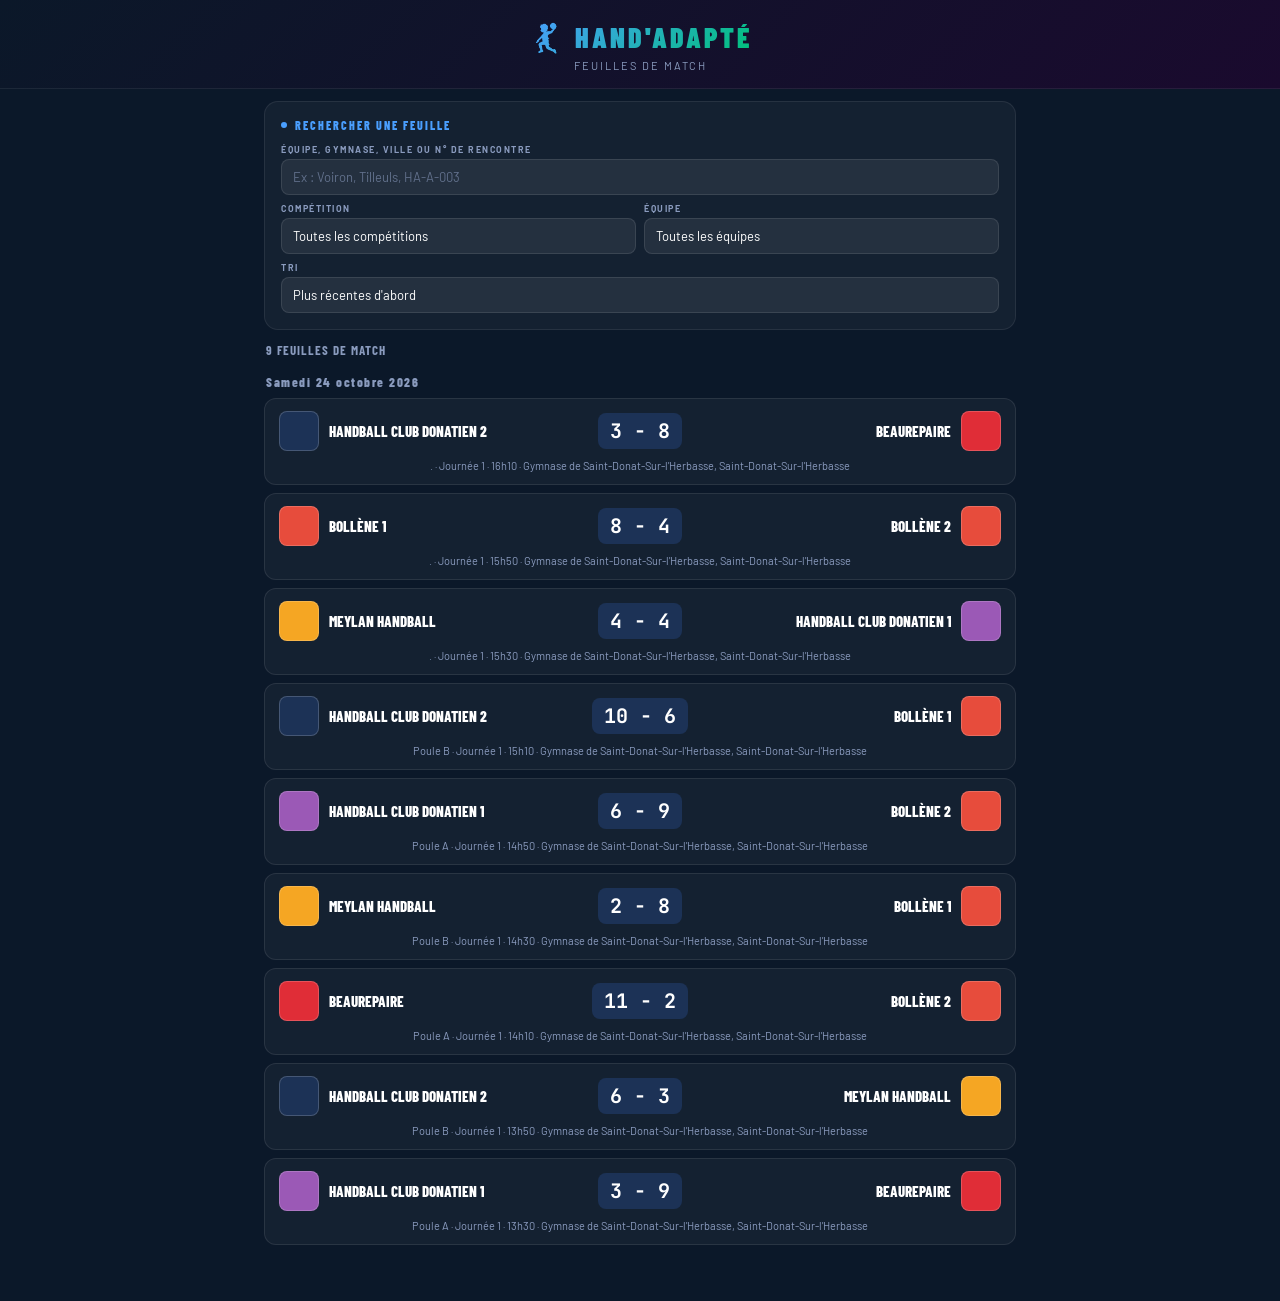
<file: index.html>
<!doctype html><html lang="fr"><head><meta charset="utf-8"><meta name="viewport" content="width=device-width,initial-scale=1">
<title>Feuilles de match — Hand'Adapté</title><link rel="preconnect" href="https://fonts.googleapis.com"><link href="https://fonts.googleapis.com/css2?family=Barlow+Condensed:wght@600;700;800;900&family=Barlow:wght@400;500;600&family=JetBrains+Mono:wght@700&display=swap" rel="stylesheet"><link rel="stylesheet" href="site.css?v=3"></head><body>
<header><a class="logo" href="index.html">🤾 Hand'Adapté</a><div class="sub">Feuilles de match</div></header>
<main>
<div class="card"><div class="title cyan">Rechercher une feuille</div><div class="filters">
<div class="full"><label for="q">Équipe, gymnase, ville ou n° de rencontre</label><input id="q" type="search" placeholder="Ex : Voiron, Tilleuls, HA-A-003"></div>
<div><label for="fc">Compétition</label><select id="fc"></select></div>
<div><label for="ft">Équipe</label><select id="ft"></select></div>
<div class="full"><label for="fo">Tri</label><select id="fo"><option value="desc">Plus récentes d'abord</option><option value="asc">Plus anciennes d'abord</option></select></div>
</div></div>
<div class="count" id="n" aria-live="polite"></div><div id="liste"></div>
</main>
<script src="data.js"></script>
<script>
const $=s=>document.querySelector(s),L0=window.MATCHS||[],COLORS=window.EQUIPES||{};
const e=s=>String(s??'').replace(/[&<>"]/g,c=>({'&':'&amp;','<':'&lt;','>':'&gt;','"':'&quot;'}[c]));
const home=m=>({...m.domicile,color:COLORS[m.domicile?.nom]||'#9A59B5'});
const away=m=>({...m.exterieur,color:COLORS[m.exterieur?.nom]||'#16b8c8'});
const scoreHome=m=>m.domicile?.score??'—',scoreAway=m=>m.exterieur?.score??'—';
const fd=d=>new Date(d+'T12:00').toLocaleDateString('fr-FR',{weekday:'long',day:'numeric',month:'long',year:'numeric'});
const opt=(f,a)=>'<option value="">'+f+'</option>'+a.map(x=>'<option>'+e(x)+'</option>').join('');
$('#fc').innerHTML=opt('Toutes les compétitions',[...new Set(L0.map(m=>m.competition).filter(Boolean))]);
$('#ft').innerHTML=opt('Toutes les équipes',[...new Set(L0.flatMap(m=>[home(m).nom,away(m).nom]).filter(Boolean))].sort((a,b)=>a.localeCompare(b,'fr')));
const card=m=>{const H=home(m),A=away(m);return `<a class="mcard" href="match.html?id=${encodeURIComponent(m.id)}">
<div class="side"><i class="badge" style="--c:${e(H.color)}" aria-hidden="true"></i><b>${e(H.nom)}</b></div>
<div class="sc">${e(scoreHome(m))} - ${e(scoreAway(m))}</div>
<div class="side away"><i class="badge" style="--c:${e(A.color)}" aria-hidden="true"></i><b>${e(A.nom)}</b></div>
<div class="mmeta">${[m.division,'Journée '+m.journee,(m.heure||'').replace(':','h'),[m.gymnase,m.ville].filter(Boolean).join(', ')].filter(Boolean).map(e).join(' · ')}</div></a>`};
function render(){
 const q=$('#q').value.trim().toLowerCase(),c=$('#fc').value,t=$('#ft').value,dir=$('#fo').value==='asc'?1:-1;
 const L=L0.filter(m=>{const H=home(m),A=away(m);return (!c||m.competition===c)&&(!t||H.nom===t||A.nom===t)&&(!q||[H.nom,A.nom,m.gymnase,m.ville,m.division,m.id].join(' ').toLowerCase().includes(q))})
 .sort((a,b)=>dir*((a.date||'')+(a.heure||'')).localeCompare((b.date||'')+(b.heure||'')));
 $('#n').textContent=L.length+' feuille'+(L.length>1?'s':'')+' de match';
 let h='',last='';L.forEach(m=>{if(m.date!==last){last=m.date;h+='<h2 class="day">'+fd(last)+'</h2>'}h+=card(m)});
 $('#liste').innerHTML=h||'<p class="empty">Aucune feuille ne correspond. Modifiez votre recherche ou les filtres.</p>';
}
document.addEventListener('input',render);document.addEventListener('change',render);render();
</script></body></html>
</file>
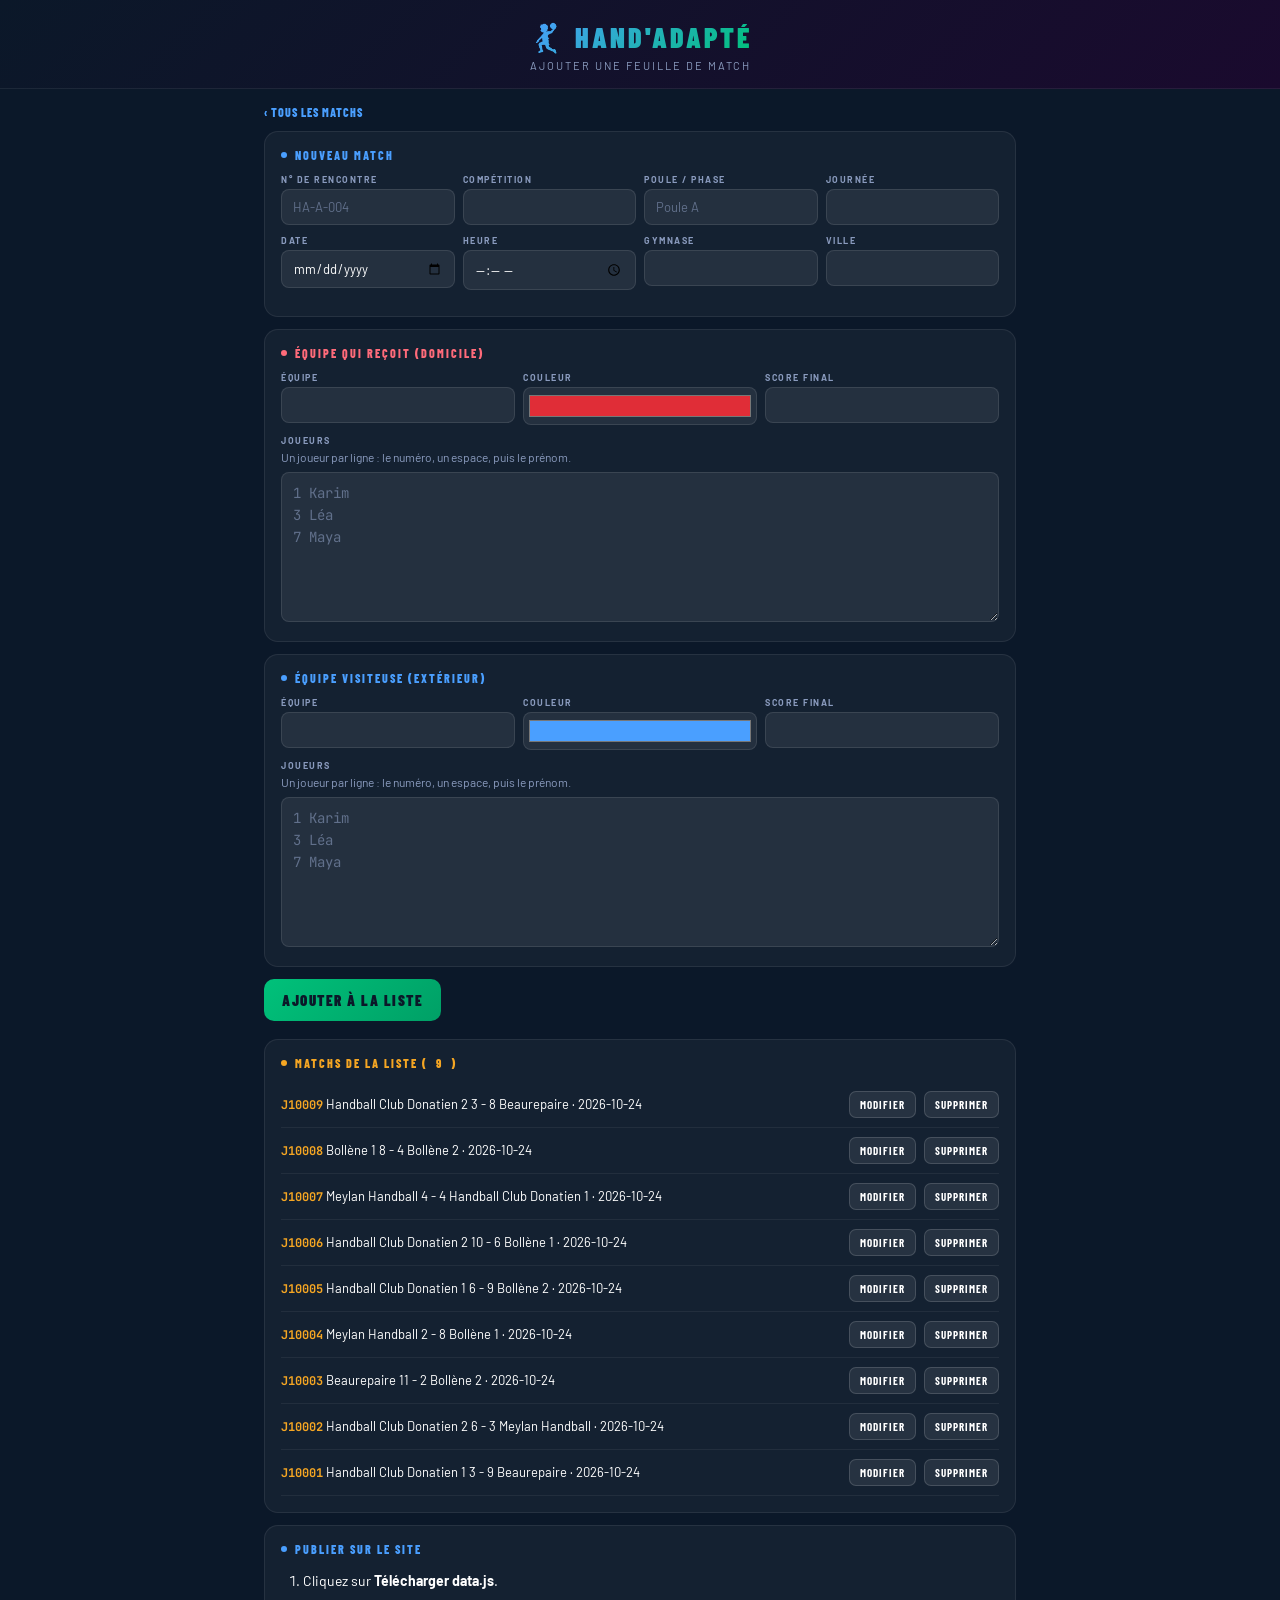
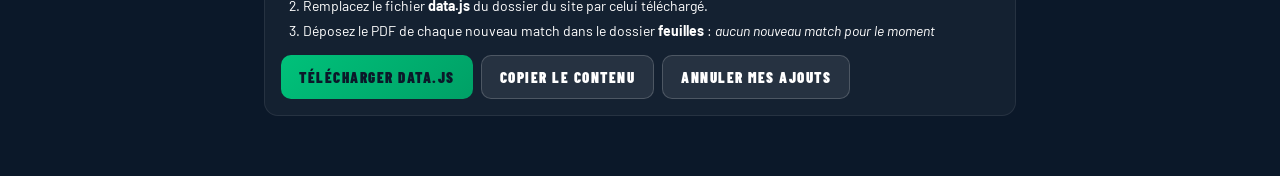
<file: ajouter.html>
<!doctype html><html lang="fr"><head><meta charset="utf-8"><meta name="viewport" content="width=device-width,initial-scale=1">
<title>Ajouter une feuille de match — Hand'Adapté</title>
<link rel="preconnect" href="https://fonts.googleapis.com"><link href="https://fonts.googleapis.com/css2?family=Barlow+Condensed:wght@600;700;800;900&family=Barlow:wght@400;500;600;700&family=JetBrains+Mono:wght@700&display=swap" rel="stylesheet"><link rel="stylesheet" href="site.css?v=3">
<style>
textarea{width:100%;min-height:150px;background:rgba(255,255,255,.07);border:1px solid rgba(255,255,255,.1);border-radius:8px;color:#fff;font:14px/1.6 'JetBrains Mono',monospace;padding:9px 11px;outline:none;resize:vertical}
textarea:focus{border-color:var(--cyan);background:rgba(74,159,255,.08)}
textarea::placeholder{color:rgba(138,155,190,.6)}
.g{display:grid;grid-template-columns:repeat(auto-fit,minmax(150px,1fr));gap:8px;margin-bottom:10px}
.row{display:flex;gap:8px;flex-wrap:wrap}
.act,.ghost{font:900 15px var(--fh);letter-spacing:1.5px;text-transform:uppercase;border-radius:10px;padding:12px 18px;cursor:pointer;border:0}
.act{background:linear-gradient(135deg,var(--green),#00a066);color:var(--blue)}
.ghost{background:rgba(255,255,255,.08);color:#fff;border:1px solid rgba(255,255,255,.18)}
.mini{font:700 11px var(--fh);letter-spacing:1px;text-transform:uppercase;padding:6px 10px;border-radius:7px;background:rgba(255,255,255,.08);color:#fff;border:1px solid rgba(255,255,255,.15);cursor:pointer}
.err{color:#ff6b7a;font-size:13px;margin:8px 0;line-height:1.5}
.okk{color:var(--green);font-size:13px;margin:8px 0;font-weight:600}
.li{display:flex;align-items:center;gap:8px;padding:9px 0;border-bottom:1px solid rgba(255,255,255,.06);font-size:13px;flex-wrap:wrap}
.li span{flex:1;min-width:200px}.li b{font-family:var(--fm);color:var(--gold);font-size:12px}
ol{padding-left:22px;line-height:1.8;font-size:14px;margin-bottom:12px}
ol li{display:list-item;padding:0;border:0;font-size:14px}
ol li b{font:700 14px 'Barlow',sans-serif;color:#fff}
#pdfs b{font:700 13px var(--fm);color:var(--gold)}
.hint{font-size:12px;color:var(--muted);margin:2px 0 8px}
</style></head><body>
<header><a class="logo" href="index.html">🤾 Hand'Adapté</a><div class="sub">Ajouter une feuille de match</div></header>
<main>
<a class="back" href="index.html">‹ Tous les matchs</a>
<div class="card"><div class="title cyan" id="ft">Nouveau match</div>
 <div class="g">
  <div><label for="f-id">N° de rencontre</label><input id="f-id" placeholder="HA-A-004" autocomplete="off"></div>
  <div><label for="f-comp">Compétition</label><input id="f-comp" list="dl-competition" autocomplete="off"></div>
  <div><label for="f-div">Poule / phase</label><input id="f-div" list="dl-division" placeholder="Poule A" autocomplete="off"></div>
  <div><label for="f-jour">Journée</label><input id="f-jour" type="number" min="1" inputmode="numeric"></div>
 </div>
 <div class="g">
  <div><label for="f-date">Date</label><input id="f-date" type="date"></div>
  <div><label for="f-heure">Heure</label><input id="f-heure" type="time"></div>
  <div><label for="f-gym">Gymnase</label><input id="f-gym" list="dl-gymnase" autocomplete="off"></div>
  <div><label for="f-ville">Ville</label><input id="f-ville" list="dl-ville" autocomplete="off"></div>
 </div></div>
<div id="eqs"></div>
<div class="err" id="err" role="alert"></div><div class="okk" id="ok" role="status"></div>
<div class="row" style="margin-bottom:18px"><button class="act" id="bAdd">Ajouter à la liste</button><button class="ghost" id="bCancel" hidden>Annuler la modification</button></div>

<div class="card"><div class="title gold" style="color:var(--gold)">Matchs de la liste (<span id="nb">0</span>)</div><div id="liste"></div></div>

<div class="card"><div class="title cyan">Publier sur le site</div>
 <ol><li>Cliquez sur <b>Télécharger data.js</b>.</li><li>Remplacez le fichier <b>data.js</b> du dossier du site par celui téléchargé.</li><li>Déposez le PDF de chaque nouveau match dans le dossier <b>feuilles</b> : <span id="pdfs"></span></li></ol>
 <div class="row"><button class="act" id="bDl">Télécharger data.js</button><button class="ghost" id="bCp">Copier le contenu</button><button class="ghost" id="bRz">Annuler mes ajouts</button></div></div>
<div id="dl"></div>
</main>
<script src="data.js"></script>
<script>
const $=s=>document.querySelector(s);
const e=s=>String(s??'').replace(/[&<>"]/g,c=>({'&':'&amp;','<':'&lt;','>':'&gt;','"':'&quot;'}[c]));
const q=JSON.stringify;
const HEADER=`/* Fichier généré par ajouter.html (modifiable aussi à la main).
   EQUIPES : une couleur par équipe.
   MATCHS  : un bloc par match. Joueurs : un par ligne, « numéro prénom ».
   Le PDF d'un match doit s'appeler feuilles/<id>.pdf. Les données ci-dessous sont des exemples fictifs. */
`;
const eqb=t=>`{nom:${q(t.nom)},score:${t.score},joueurs:\`${t.joueurs}\`}`;
const bloc=m=>` {id:${q(m.id)},competition:${q(m.competition)},division:${q(m.division)},journee:${m.journee},date:${q(m.date)},heure:${q(m.heure)},gymnase:${q(m.gymnase)},ville:${q(m.ville)},\n  domicile:${eqb(m.domicile)},\n  exterieur:${eqb(m.exterieur)}}`;
function toDataJs(eq,ms){
 const used=new Set(ms.flatMap(m=>[m.domicile.nom,m.exterieur.nom]));
 const lines=Object.entries(eq).filter(([n])=>used.has(n)).map(([n,c])=>` ${q(n)}:${q(c)}`);
 const sorted=[...ms].sort((a,b)=>(a.date+a.heure).localeCompare(b.date+b.heure));
 return HEADER+'window.EQUIPES={\n'+lines.join(',\n')+'\n};\n\nwindow.MATCHS=[\n'+sorted.map(bloc).join(',\n')+'\n];\n';
}
const BASE=JSON.stringify([window.EQUIPES||{},window.MATCHS||[]]),KEY='hand-adapte-brouillon';
let EQ={...(window.EQUIPES||{})},LIST=JSON.parse(JSON.stringify(window.MATCHS||[])),NEW=new Set(),EDIT=null;
try{const s=JSON.parse(localStorage.getItem(KEY)||'null');if(s&&s.base===BASE){EQ=s.eq;LIST=s.list;NEW=new Set(s.neuf)}}catch(x){}
const save=()=>{try{localStorage.setItem(KEY,JSON.stringify({base:BASE,eq:EQ,list:LIST,neuf:[...NEW]}))}catch(x){}};
const lignes=s=>String(s||'').split(/\r?\n/).map(x=>x.trim()).filter(Boolean);
function lireJoueurs(s){const ok=[],bad=[],dup=[],seen={};
 lignes(s).forEach(l=>{const m=l.match(/^(\d{1,3})\s+(.+)$/);if(!m){bad.push(l);return}
  const nom=m[2].replace(/[`\\]|\$\{/g,'').trim();if(seen[m[1]]){dup.push(m[1]);return}seen[m[1]]=1;ok.push(m[1]+' '+nom)});
 return {ok,bad,dup}}
const bloc2=(k,t)=>`<div class="card"><div class="title" style="color:${k==='d'?'#ff6b7a':'var(--cyan)'}">${t}</div>
<div class="g"><div><label for="${k}-nom">Équipe</label><input id="${k}-nom" list="dl-eq" autocomplete="off"></div>
<div><label for="${k}-col">Couleur</label><input id="${k}-col" type="color" value="${k==='d'?'#E02D37':'#4A9FFF'}" style="height:38px;padding:3px"></div>
<div><label for="${k}-sc">Score final</label><input id="${k}-sc" type="number" min="0" inputmode="numeric"></div></div>
<label for="${k}-jo">Joueurs</label><div class="hint">Un joueur par ligne : le numéro, un espace, puis le prénom.</div>
<textarea id="${k}-jo" placeholder="1 Karim&#10;3 Léa&#10;7 Maya"></textarea></div>`;
$('#eqs').innerHTML=bloc2('d','Équipe qui reçoit (domicile)')+bloc2('x','Équipe visiteuse (extérieur)')+'<div id="dls"></div>';
function listes(){const u=k=>[...new Set(LIST.map(m=>m[k]))].map(v=>`<option value="${e(v)}">`).join('');
 $('#dls').innerHTML=['competition','division','gymnase','ville'].map(k=>`<datalist id="dl-${k}">${u(k)}</datalist>`).join('')+`<datalist id="dl-eq">${Object.keys(EQ).map(v=>`<option value="${e(v)}">`).join('')}</datalist>`}
function dernier(nom){const l=[...LIST].filter(m=>m.domicile.nom===nom||m.exterieur.nom===nom).sort((a,b)=>b.date.localeCompare(a.date))[0];
 return l?(l.domicile.nom===nom?l.domicile:l.exterieur).joueurs:''}
['d','x'].forEach(k=>$('#'+k+'-nom').addEventListener('change',()=>{const n=$('#'+k+'-nom').value.trim();
 if(EQ[n])$('#'+k+'-col').value=EQ[n];if(!$('#'+k+'-jo').value.trim())$('#'+k+'-jo').value=dernier(n)}));
function rendu(){listes();$('#nb').textContent=LIST.length;
 $('#liste').innerHTML=[...LIST].sort((a,b)=>(b.date+b.heure).localeCompare(a.date+a.heure)).map(m=>`<div class="li"><span><b>${e(m.id)}</b> ${e(m.domicile.nom)} ${m.domicile.score} - ${m.exterieur.score} ${e(m.exterieur.nom)} · ${e(m.date)}</span>
 <button class="mini" data-m="${e(m.id)}">Modifier</button><button class="mini" data-s="${e(m.id)}">Supprimer</button></div>`).join('')||'<p class="empty">Aucun match pour le moment.</p>';
 $('#pdfs').innerHTML=NEW.size?[...NEW].map(i=>`<b>${e(i)}.pdf</b>`).join(', '):'<i>aucun nouveau match pour le moment</i>'}
function charger(id){const m=LIST.find(x=>x.id===id);if(!m)return;EDIT=id;
 const set=(k,v)=>$('#'+k).value=v;set('f-id',m.id);set('f-comp',m.competition);set('f-div',m.division);set('f-jour',m.journee);set('f-date',m.date);set('f-heure',m.heure);set('f-gym',m.gymnase);set('f-ville',m.ville);
 [['d','domicile'],['x','exterieur']].forEach(([k,c])=>{set(k+'-nom',m[c].nom);set(k+'-col',EQ[m[c].nom]||'#8A9BBE');set(k+'-sc',m[c].score);set(k+'-jo',m[c].joueurs)});
 $('#ft').textContent='Modifier '+id;$('#bAdd').textContent='Enregistrer les modifications';$('#bCancel').hidden=false;scrollTo({top:0,behavior:'smooth'})}
function fin(){EDIT=null;$('#ft').textContent='Nouveau match';$('#bAdd').textContent='Ajouter à la liste';$('#bCancel').hidden=true;
 ['f-id','d-nom','d-sc','d-jo','x-nom','x-sc','x-jo'].forEach(k=>$('#'+k).value='')}
function ajouter(){
 const v=k=>$('#'+k).value.trim(),err=[];$('#ok').textContent='';
 const m={id:v('f-id'),competition:v('f-comp'),division:v('f-div'),journee:parseInt(v('f-jour')),date:v('f-date'),heure:v('f-heure'),gymnase:v('f-gym'),ville:v('f-ville')};
 if(!/^[A-Za-z0-9_-]+$/.test(m.id))err.push('N° de rencontre : lettres, chiffres, - ou _ uniquement (ex. HA-A-004).');
 else if(LIST.some(x=>x.id===m.id&&x.id!==EDIT))err.push('Ce n° de rencontre existe déjà.');
 [['competition','Compétition'],['division','Poule / phase'],['date','Date'],['heure','Heure'],['gymnase','Gymnase'],['ville','Ville']].forEach(([k,n])=>{if(!m[k])err.push(n+' : à renseigner.')});
 if(!(m.journee>=1))err.push('Journée : un nombre à partir de 1.');
 const cols={};
 [['d','domicile','Domicile'],['x','exterieur','Extérieur']].forEach(([k,c,n])=>{
  const nom=v(k+'-nom'),sc=v(k+'-sc'),jo=lireJoueurs($('#'+k+'-jo').value);
  if(!nom)err.push(n+' : nom de l\'équipe à renseigner.');
  if(!/^\d+$/.test(sc))err.push(n+' : score final à renseigner.');
  if(!jo.ok.length)err.push(n+' : ajoutez au moins un joueur.');
  jo.bad.forEach(l=>err.push(`${n} : la ligne « ${l} » doit commencer par le numéro (ex. 7 Maya).`));
  jo.dup.forEach(nu=>err.push(`${n} : le numéro ${nu} est en double.`));
  m[c]={nom,score:+sc,joueurs:jo.ok.join('\n')};cols[nom]=$('#'+k+'-col').value});
 if(m.domicile.nom&&m.domicile.nom===m.exterieur.nom)err.push('Les deux équipes ont le même nom.');
 $('#err').innerHTML=err.map(x=>'<div>• '+e(x)+'</div>').join('');
 if(err.length)return;
 Object.assign(EQ,cols);
 const i=LIST.findIndex(x=>x.id===EDIT);if(i>=0){LIST[i]=m;NEW.delete(EDIT);}else LIST.push(m);NEW.add(m.id);
 const msg=(EDIT?'Modifications enregistrées pour ':'Match ajouté : ')+m.id+'.';fin();save();rendu();$('#ok').textContent=msg}
$('#bAdd').onclick=ajouter;$('#bCancel').onclick=()=>{fin();$('#err').textContent=''};
$('#liste').onclick=ev=>{const b=ev.target.closest('button');if(!b)return;
 if(b.dataset.m)charger(b.dataset.m);
 if(b.dataset.s&&confirm('Supprimer le match '+b.dataset.s+' de la liste ?')){LIST=LIST.filter(x=>x.id!==b.dataset.s);NEW.delete(b.dataset.s);save();rendu()}};
$('#bDl').onclick=()=>{const a=document.createElement('a');a.href=URL.createObjectURL(new Blob([toDataJs(EQ,LIST)],{type:'text/javascript'}));a.download='data.js';a.click();setTimeout(()=>URL.revokeObjectURL(a.href),1000)};
$('#bCp').onclick=async()=>{try{await navigator.clipboard.writeText(toDataJs(EQ,LIST));$('#ok').textContent='Contenu copié : collez-le dans data.js.'}catch(x){$('#err').textContent='Copie impossible : utilisez le bouton Télécharger.'}};
$('#bRz').onclick=()=>{if(confirm('Annuler tous les ajouts et revenir au data.js actuel ?')){try{localStorage.removeItem(KEY)}catch(x){}location.reload()}};
rendu();
</script></body></html>
</file>
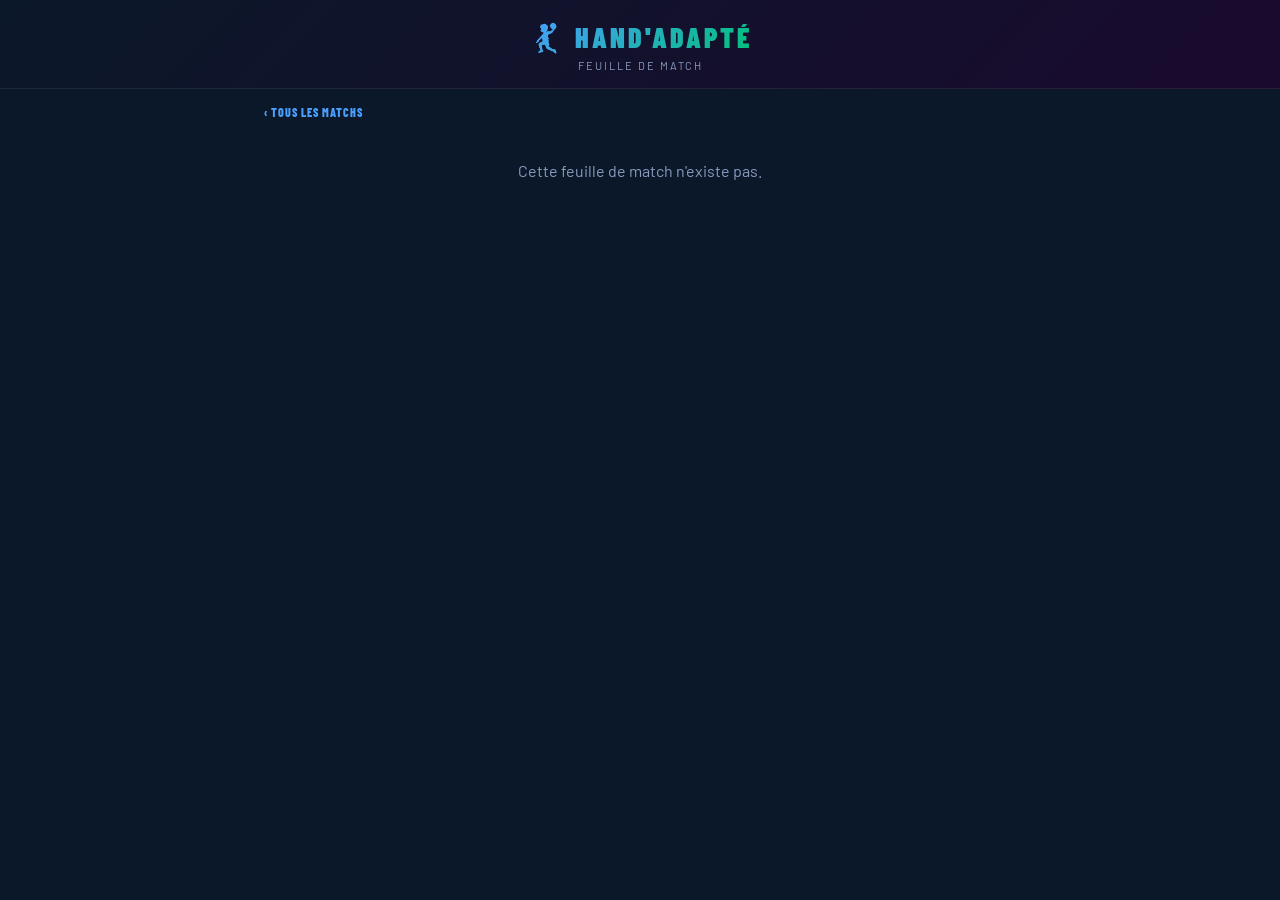
<file: match.html>
<!doctype html><html lang="fr"><head><meta charset="utf-8"><meta name="viewport" content="width=device-width,initial-scale=1">
<title>Feuille de match — Hand'Adapté</title>
<link rel="preconnect" href="https://fonts.googleapis.com"><link href="https://fonts.googleapis.com/css2?family=Barlow+Condensed:wght@600;700;800;900&family=Barlow:wght@400;500;600;700&family=JetBrains+Mono:wght@700&display=swap" rel="stylesheet"><link rel="stylesheet" href="site.css?v=3"></head><body>
<header><a class="logo" href="index.html">🤾 Hand'Adapté</a><div class="sub">Feuille de match</div></header>
<main id="page"></main>
<script src="data.js"></script>
<script>
const id=new URLSearchParams(location.search).get('id'),m=(window.MATCHS||[]).find(x=>x.id===id),P=document.getElementById('page'),COLORS=window.EQUIPES||{};
const e=s=>String(s??'').replace(/[&<>"]/g,c=>({'&':'&amp;','<':'&lt;','>':'&gt;','"':'&quot;'}[c]));
const team=(raw,fallback)=>({nom:raw?.nom||'Équipe inconnue',score:raw?.score??'—',color:COLORS[raw?.nom]||fallback,joueurs:String(raw?.joueurs||'').split(/\r?\n/).map(l=>l.trim()).filter(Boolean).map(l=>{const match=l.match(/^(\S+)\s*(.*)$/);return match?[match[1],match[2]]:['',l]})});
if(!m){P.innerHTML='<a class="back" href="index.html">‹ Tous les matchs</a><p class="empty">Cette feuille de match n\'existe pas.</p>'}
else{
 const H=team(m.domicile,'#9A59B5'),A=team(m.exterieur,'#16b8c8'),dt=new Date(m.date+'T12:00');
 const dl=dt.toLocaleDateString('fr-FR',{weekday:'long',day:'numeric',month:'long',year:'numeric'});
 document.title=H.nom+' '+H.score+' - '+A.score+' '+A.nom+' · Hand\'Adapté';
 const side=(t,cls,tag)=>`<div class="tside ${cls}"><i class="badge" style="--c:${e(t.color)}" aria-hidden="true"></i><div><div class="tg">${tag}</div><div class="tname">${e(t.nom)}</div></div></div>`;
 const list=(t,c)=>`<section class="card"><div class="title" style="color:${c}">${e(t.nom)}</div><ul>${t.joueurs.map(j=>'<li><b>'+e(j[0])+'</b>'+e(j[1])+'</li>').join('')}</ul></section>`;
 const pdf=m.pdf||('feuilles/'+encodeURIComponent(m.id)+'.pdf');
 P.innerHTML=`<a class="back" href="index.html">‹ Tous les matchs</a>
 <div class="hdr">
  <div class="hdr-top">
   <div class="brand"><img src="images2.jfif" alt="Ligue AURA FFSA" onerror="this.remove()"><i></i><img src="logo-AURA-mobile.png" alt="Ligue AURA" onerror="this.remove()"></div>
   <div class="titles"><div class="eyebrow">Feuille de match</div><h1 class="doc-title">${e(H.nom)} / ${e(A.nom)}</h1>
    <div class="doc-comp">${[m.competition,m.division,'Journée '+m.journee].filter(Boolean).map(e).join(' — ')}</div></div>
   <div class="ids"><div>Code Renc : <strong>${e(m.id)}</strong></div><div>Date : <strong>${e(dt.toLocaleDateString('fr-FR'))}</strong></div></div>
  </div>
  <div class="hero">
   ${side(H,'','Club recevant')}
   <div class="sblock"><div class="scores" aria-label="Score final : ${e(H.score)} à ${e(A.score)}">
    <div class="sbox ${Number(H.score)>Number(A.score)?'win':''}" style="--c:${e(H.color)}">${e(H.score)}</div><div class="ssep">:</div>
    <div class="sbox ${Number(A.score)>Number(H.score)?'win':''}" style="--c:${e(A.color)}">${e(A.score)}</div></div><div class="slabel">Score final</div></div>
   ${side(A,'away','Club visiteur')}
  </div>
  <div class="band">
   <div class="cell"><div class="ico">📅</div><div><div class="k">Date &amp; heure</div><div class="v">${e(dl.charAt(0).toUpperCase()+dl.slice(1))} à ${e((m.heure||'').replace(':','h'))}</div></div></div>
   <div class="cell"><div class="ico">🏟️</div><div><div class="k">Gymnase</div><div class="v">${e(m.gymnase)}<small>${e(m.ville)}</small></div></div></div>
  </div>
 </div>
 <div class="teams">${list(H,'#ff6b7a')}${list(A,'var(--cyan)')}</div>
 <a class="pdf" href="${e(pdf)}" target="_blank" rel="noopener"><svg viewBox="0 0 24 24" fill="none" stroke="currentColor" stroke-width="2.2" stroke-linecap="round" stroke-linejoin="round" aria-hidden="true"><path d="M14 3H7a2 2 0 0 0-2 2v14a2 2 0 0 0 2 2h10a2 2 0 0 0 2-2V8z"/><path d="M14 3v5h5"/><path d="M9 14h6M9 17h4"/></svg>Consulter la feuille de match (PDF)</a>`;
}
</script></body></html>
</file>
<file: site.css>
*{margin:0;padding:0;box-sizing:border-box;-webkit-tap-highlight-color:transparent}
:root{--blue:#0B1829;--soft:#1C3256;--gold:#F5A623;--green:#00C17A;--cyan:#4A9FFF;--red:#E02D37;--muted:#8A9BBE;--fh:'Barlow Condensed',sans-serif;--fm:'JetBrains Mono',monospace}
body{font-family:'Barlow',sans-serif;background:var(--blue);color:#fff;min-height:100vh;overflow-x:hidden}
a{color:inherit;text-decoration:none}
:focus-visible{outline:2px solid var(--cyan);outline-offset:2px}
header{background:linear-gradient(135deg,#0B1829,#1a0a2e);padding:20px 16px 16px;border-bottom:1px solid rgba(255,255,255,.07);text-align:center}
.logo{display:inline-block;font-family:var(--fh);font-size:28px;font-weight:900;letter-spacing:3px;text-transform:uppercase;background:linear-gradient(135deg,var(--cyan),var(--green));-webkit-background-clip:text;background-clip:text;-webkit-text-fill-color:transparent}
.sub{font-size:11px;color:var(--muted);letter-spacing:2px;text-transform:uppercase;margin-top:4px}
main{max-width:780px;margin:0 auto;padding:12px 14px 48px}
.card{background:rgba(255,255,255,.04);border:1px solid rgba(255,255,255,.08);border-radius:14px;padding:16px;margin-bottom:12px}
.title{font-family:var(--fh);font-size:12px;font-weight:800;letter-spacing:2px;text-transform:uppercase;margin-bottom:12px;display:flex;align-items:center;gap:8px}
.title::before{content:'';width:6px;height:6px;border-radius:50%;background:currentColor;flex-shrink:0}
.cyan{color:var(--cyan)}.red{color:#ff6b7a}
label,dt{display:block;font-size:9px;color:var(--muted);font-weight:700;letter-spacing:1.5px;text-transform:uppercase;margin-bottom:4px}
input,select{width:100%;background:rgba(255,255,255,.07);border:1px solid rgba(255,255,255,.1);border-radius:8px;color:#fff;font:13px 'Barlow',sans-serif;padding:9px 11px;outline:none;-webkit-appearance:none;appearance:none}
input:focus,select:focus{border-color:var(--cyan);background:rgba(74,159,255,.08)}
input::placeholder{color:rgba(138,155,190,.6)}
select option{background:#1C3256;color:#fff}
.filters{display:grid;grid-template-columns:1fr 1fr;gap:8px}.filters .full{grid-column:1/-1}
.count{font-family:var(--fh);font-size:13px;font-weight:700;letter-spacing:1px;color:var(--muted);text-transform:uppercase;margin:4px 2px 10px}
.day{font-family:var(--fh);font-size:13px;font-weight:800;letter-spacing:1.5px;color:var(--muted);margin:16px 2px 8px}
.day::first-letter{text-transform:uppercase}
.mcard{display:grid;grid-template-columns:1fr auto 1fr;gap:10px;align-items:center;background:rgba(255,255,255,.04);border:1px solid rgba(255,255,255,.09);border-radius:12px;padding:12px 14px;margin-bottom:8px;transition:all .15s}
.mcard:hover{background:rgba(255,255,255,.08);border-color:rgba(255,255,255,.2)}
.side{display:flex;align-items:center;gap:10px;min-width:0}.side.away{flex-direction:row-reverse;text-align:right}
.side b{font-family:var(--fh);font-size:15px;font-weight:800;text-transform:uppercase;overflow:hidden;text-overflow:ellipsis;white-space:nowrap}
.sc{font:700 20px var(--fm);background:var(--soft);border-radius:8px;padding:5px 12px;white-space:nowrap}
.mmeta{grid-column:1/-1;font-size:11px;color:var(--muted);text-align:center;margin-top:-2px}
.empty{text-align:center;color:var(--muted);padding:30px 10px}
.back{display:inline-block;font:800 12px var(--fh);letter-spacing:1px;text-transform:uppercase;color:var(--cyan);margin:4px 0 12px}
.teams{display:grid;grid-template-columns:1fr 1fr;gap:12px}
ul{list-style:none}
li{display:grid;grid-template-columns:38px 1fr;align-items:center;padding:8px 0;border-bottom:1px solid rgba(255,255,255,.06);font-size:15px}
li:last-child{border-bottom:0}
li b{font:700 14px var(--fm);color:var(--gold)}
.pdf{display:flex;align-items:center;justify-content:center;gap:10px;width:100%;padding:16px;border-radius:12px;background:linear-gradient(135deg,var(--green),#00a066);color:var(--blue);font:900 17px var(--fh);letter-spacing:2px;text-transform:uppercase;box-shadow:0 8px 24px rgba(0,193,122,.3)}
.pdf svg{width:22px;height:22px}


.badge{width:40px;height:40px;border-radius:8px;flex-shrink:0;display:block;background:var(--c,#8A9BBE);border:1.5px solid rgba(255,255,255,.18)}
dd{font-size:15px;font-weight:600}dd small{display:block;font-size:12px;font-weight:400;color:var(--muted)}
.hdr{border-radius:14px;overflow:hidden;border:1px solid rgba(255,255,255,.08);margin-bottom:12px;background:var(--blue)}
.hdr-top{display:flex;flex-wrap:wrap;align-items:stretch}
.brand{display:flex;align-items:center;gap:8px;padding:6px 10px;border-right:1px solid rgba(255,255,255,.1)}
.brand:not(:has(img)){display:none}
.brand img{height:38px;object-fit:contain}
.brand i{width:1px;align-self:stretch;background:rgba(255,255,255,.15)}
.titles{flex:1;min-width:200px;padding:10px 18px;display:flex;flex-direction:column;justify-content:center}
.eyebrow{font:700 9px var(--fh);letter-spacing:3px;text-transform:uppercase;color:var(--muted)}
.doc-title{font:900 24px/1 var(--fh);text-transform:uppercase;letter-spacing:.5px}
.doc-comp{font-size:11px;color:var(--muted);margin-top:3px}
.ids{padding:10px 16px;border-left:1px solid rgba(255,255,255,.08);display:flex;flex-direction:column;justify-content:center;gap:4px;min-width:190px;font-size:10px;color:var(--muted)}
.ids div{display:flex;align-items:center;gap:6px}
.ids div::before{content:'';width:5px;height:5px;border-radius:50%;background:var(--gold);flex-shrink:0}
.ids strong{color:#fff;font-weight:600;font-size:11px}
.hero{display:flex;align-items:center;gap:12px;padding:12px 20px;border-top:1px solid rgba(255,255,255,.07);background:#122038}
.tside{flex:1;display:flex;align-items:center;gap:10px;min-width:0}
.tside.away{flex-direction:row-reverse;text-align:right}
.tside .badge{width:44px;height:44px}
.tg{font:700 8px var(--fh);letter-spacing:2px;text-transform:uppercase;color:var(--muted)}
.tname{font:900 18px/1.1 var(--fh);text-transform:uppercase}
.sblock{text-align:center;flex-shrink:0;padding:0 8px}
.scores{display:flex;align-items:center;gap:6px}
.sbox{width:48px;height:46px;background:rgba(255,255,255,.06);border:1.5px solid rgba(255,255,255,.14);border-radius:6px;font:900 32px var(--fh);display:flex;align-items:center;justify-content:center}
.sbox.win{border-color:var(--c);color:var(--c)}
.ssep{font:300 24px var(--fh);color:var(--muted)}
.slabel{font:700 7.5px var(--fh);letter-spacing:2px;text-transform:uppercase;color:var(--muted);margin-top:4px}
.band{display:flex;flex-wrap:wrap;background:rgba(255,255,255,.04);border-top:1px solid rgba(255,255,255,.08)}
.cell{flex:1;min-width:200px;padding:9px 14px;display:flex;align-items:center;gap:10px;border-right:1px solid rgba(255,255,255,.08)}
.cell:last-child{border-right:0}
.ico{width:28px;height:28px;border-radius:6px;background:var(--blue);display:flex;align-items:center;justify-content:center;font-size:13px;flex-shrink:0}
.k{font:700 7.5px 'Barlow',sans-serif;letter-spacing:1.5px;text-transform:uppercase;color:var(--muted)}
.v{font-size:13px;font-weight:600;line-height:1.3}.v small{display:block;font-size:11px;font-weight:400;color:var(--muted)}
@media(max-width:560px){.ids{border-left:0;border-top:1px solid rgba(255,255,255,.08);width:100%}.hero{padding:12px}.tname{font-size:13px}.tside .badge{width:34px;height:34px}.sbox{width:38px;height:38px;font-size:26px}.side b{font-size:13px}.badge{width:34px;height:34px}.teams{grid-template-columns:1fr}}
</file>
